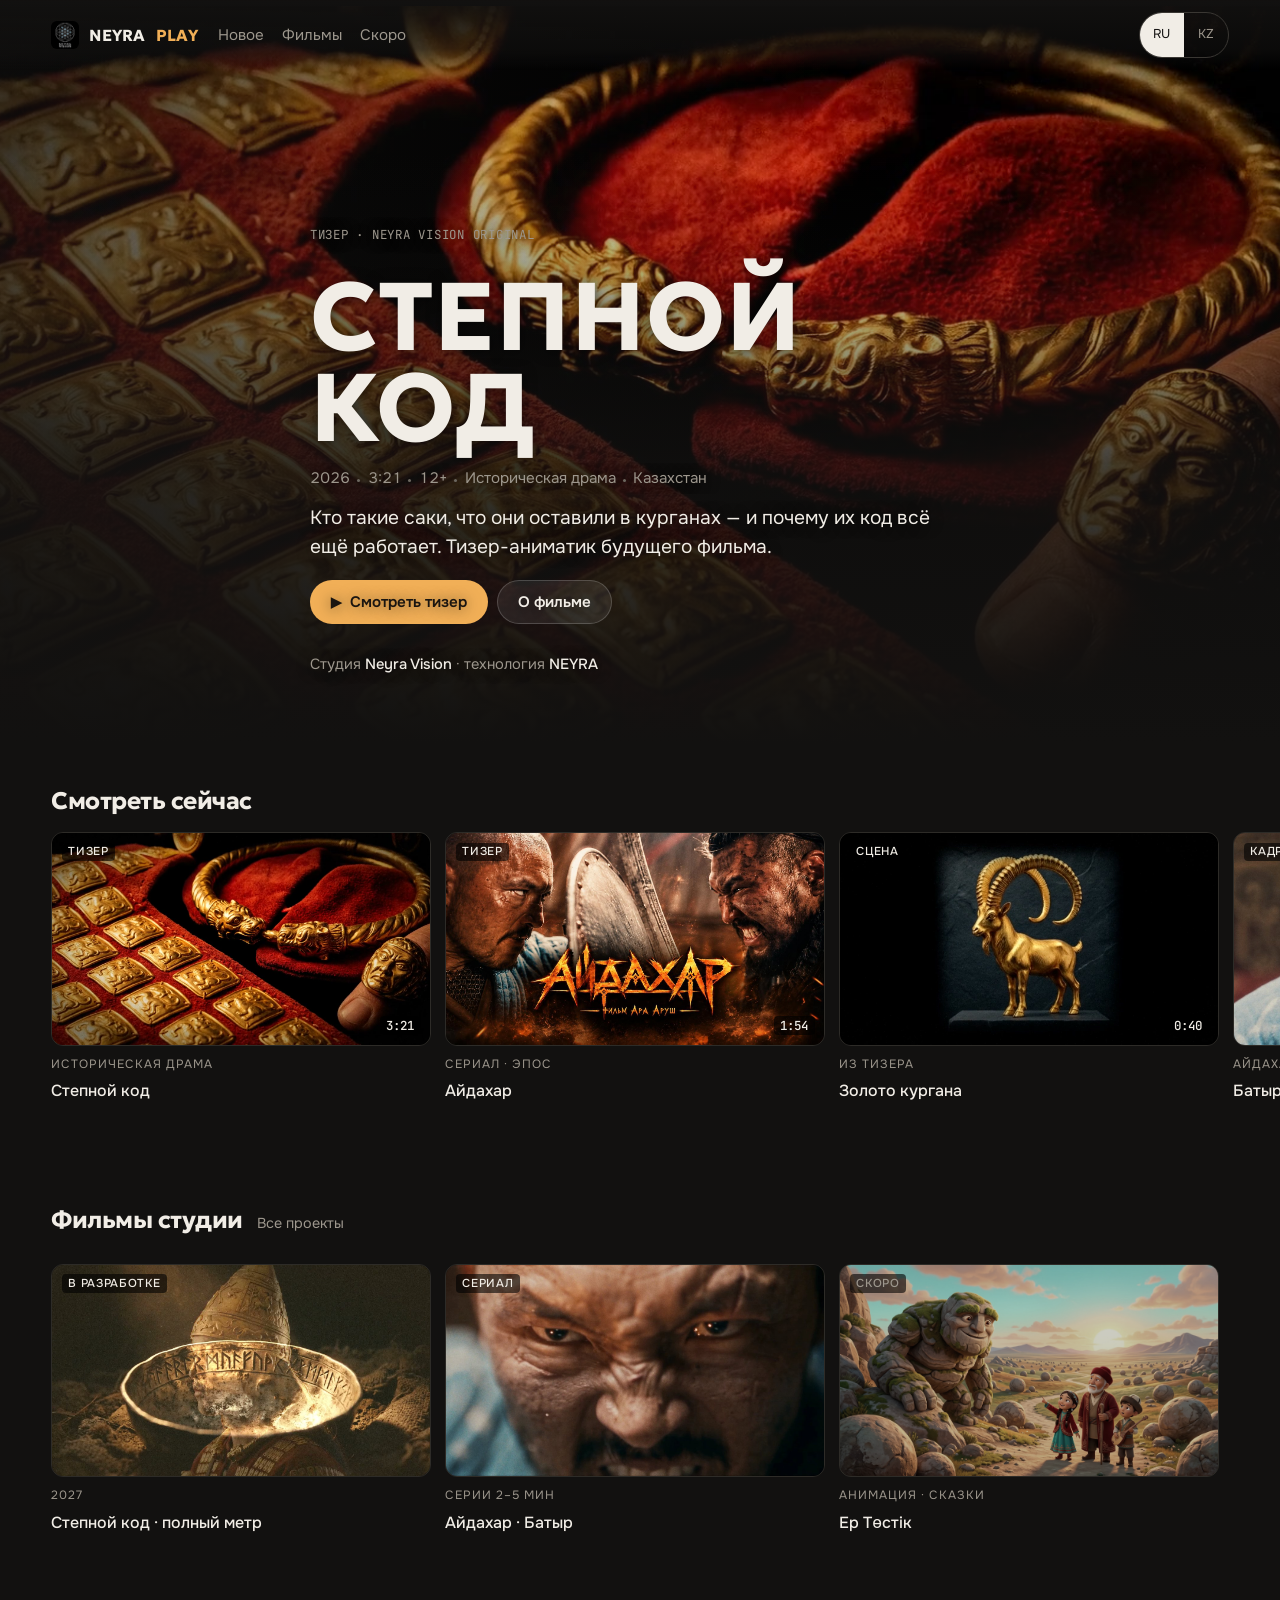
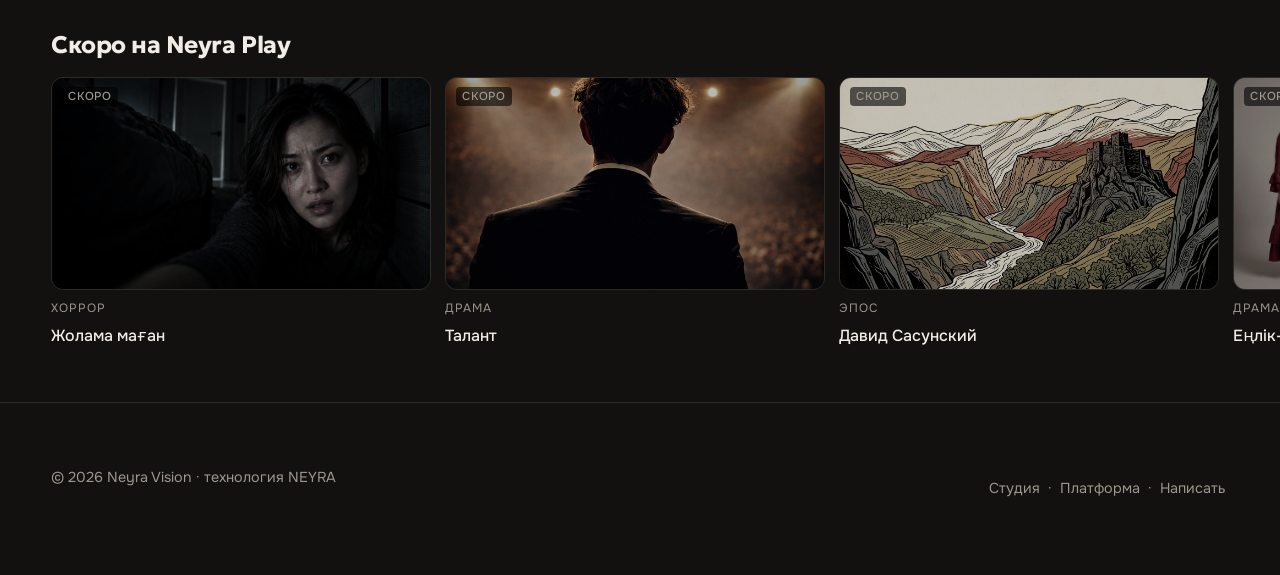
<file: index.html>
<!doctype html>
<html lang="ru">
<head>
<meta charset="utf-8">
<meta name="viewport" content="width=device-width, initial-scale=1">
<title>Neyra Play — кино студии Neyra Vision</title>
<meta name="description" content="Тизеры, сцены и фильмы Neyra Vision — смотреть онлайн. Казахстан, RU/KZ.">
<meta name="theme-color" content="#121110">
<meta property="og:title" content="Neyra Play"><meta property="og:description" content="Кино студии Neyra Vision — смотреть онлайн"><meta property="og:image" content="https://play.neyra.vision/media/stepnoy-kod/poster.jpg">
<link rel="icon" href="assets/favicon-64.png">
<link rel="preconnect" href="https://fonts.gstatic.com" crossorigin>
<link rel="stylesheet" href="assets/play.css">
</head>
<body>
<header class="top">
  <a class="top__logo" href="./"><img src="assets/logo-nv-512.png" alt="" width="28" height="28">NEYRA <span>PLAY</span></a>
  <nav><a href="#novoe" data-ru="Новое" data-kz="Жаңа">Новое</a><a href="#filmy" data-ru="Фильмы" data-kz="Фильмдер">Фильмы</a><a href="#skoro" data-ru="Скоро" data-kz="Жақында">Скоро</a></nav>
  <div class="top__right"><div class="lang" role="group" aria-label="Язык"><button data-l="ru" aria-pressed="true">RU</button><button data-l="kz" aria-pressed="false">KZ</button></div></div>
</header>

<section class="hero">
  <div class="hero__art" aria-hidden="true"><img src="media/stepnoy-kod/poster.jpg" width="1280" height="720" alt="" fetchpriority="high"></div>
  <div class="wrap hero__body">
    <p class="mono" data-ru="Тизер · Neyra Vision Original" data-kz="Тизер · Neyra Vision Original">Тизер · Neyra Vision Original</p>
    <h1 data-ru="Степной код" data-kz="Дала коды">Степной код</h1>
    <ul class="meta num"><li>2026</li><li>3:21</li><li>12+</li><li data-ru="Историческая драма" data-kz="Тарихи драма">Историческая драма</li><li data-ru="Казахстан" data-kz="Қазақстан">Казахстан</li></ul>
    <p class="logline" data-ru="Кто такие саки, что они оставили в курганах — и почему их код всё ещё работает. Тизер-аниматик будущего фильма." data-kz="Сақтар кім болған, қорғандарда не қалдырды — және олардың коды неге әлі жұмыс істейді. Болашақ фильмнің тизер-аниматигі.">Кто такие саки, что они оставили в курганах — и почему их код всё ещё работает. Тизер-аниматик будущего фильма.</p>
    <div class="actions"><a class="btn btn--main" href="t/stepnoy-kod/">▶ <span data-ru="Смотреть тизер" data-kz="Тизерді көру">Смотреть тизер</span></a><a class="btn btn--ghost" href="t/stepnoy-kod/#o-filme" data-ru="О фильме" data-kz="Фильм туралы">О фильме</a></div>
    <p class="credits-line"><span data-ru="Студия" data-kz="Студия">Студия</span> <b>Neyra Vision</b> · <span data-ru="технология" data-kz="технологиясы">технология</span> <b>NEYRA</b></p>
  </div>
</section>

<section class="row-section" id="novoe"><div class="wrap">
  <div class="row-head"><h2 data-ru="Смотреть сейчас" data-kz="Қазір көру">Смотреть сейчас</h2></div>
  <div class="row">
    <a class="card" href="t/stepnoy-kod/"><div class="card__frame"><img src="media/stepnoy-kod/poster.jpg" width="1280" height="720" alt="Степной код" loading="lazy"><span class="card__tag" data-ru="Тизер" data-kz="Тизер">Тизер</span><span class="card__dur">3:21</span><span class="card__play"><i>▶</i></span></div><span class="card__kind" data-ru="Историческая драма" data-kz="Тарихи драма">Историческая драма</span><span class="card__title" data-ru="Степной код" data-kz="Дала коды">Степной код</span></a>
    <a class="card" href="t/aidahar/"><div class="card__frame"><img src="media/aidahar/poster.jpg" width="1280" height="720" alt="Айдахар" loading="lazy"><span class="card__tag" data-ru="Тизер" data-kz="Тизер">Тизер</span><span class="card__dur">1:54</span><span class="card__play"><i>▶</i></span></div><span class="card__kind" data-ru="Сериал · эпос" data-kz="Сериал · эпос">Сериал · эпос</span><span class="card__title">Айдахар</span></a>
    <a class="card" href="t/stepnoy-kod/#kadry"><div class="card__frame"><img src="media/stepnoy-kod/kadr-2.jpg" width="1280" height="720" alt="" loading="lazy"><span class="card__tag" data-ru="Сцена" data-kz="Көрініс">Сцена</span><span class="card__dur">0:40</span><span class="card__play"><i>▶</i></span></div><span class="card__kind" data-ru="Из тизера" data-kz="Тизерден">Из тизера</span><span class="card__title" data-ru="Золото кургана" data-kz="Қорған алтыны">Курган на рассвете</span></a>
    <a class="card" href="t/aidahar/#kadry"><div class="card__frame"><img src="media/aidahar/s1-kadr-3.jpg" width="1280" height="720" alt="" loading="lazy"><span class="card__tag" data-ru="Кадр" data-kz="Кадр">Кадр</span><span class="card__play"><i>▶</i></span></div><span class="card__kind" data-ru="Айдахар · сцена 1" data-kz="Айдахар · 1-көрініс">Айдахар · сцена 1</span><span class="card__title" data-ru="Батыр у реки" data-kz="Өзен жағасындағы батыр">Батыр у реки</span></a>
  </div>
</div></section>

<section class="row-section" id="filmy"><div class="wrap">
  <div class="row-head"><h2 data-ru="Фильмы студии" data-kz="Студия фильмдері">Фильмы студии</h2><a href="#" data-ru="Все проекты" data-kz="Барлық жобалар">Все проекты</a></div>
  <div class="row">
    <a class="card" href="t/stepnoy-kod/"><div class="card__frame"><img src="media/stepnoy-kod/kadr-3.jpg" width="1280" height="720" alt="" loading="lazy"><span class="card__tag" data-ru="В разработке" data-kz="Әзірлеуде">В разработке</span></div><span class="card__kind">2027</span><span class="card__title" data-ru="Степной код · полный метр" data-kz="Дала коды · толық метр">Степной код · полный метр</span></a>
    <a class="card" href="t/aidahar/"><div class="card__frame"><img src="media/aidahar/s1-kadr-1.jpg" width="1280" height="720" alt="" loading="lazy"><span class="card__tag" data-ru="Сериал" data-kz="Сериал">Сериал</span></div><span class="card__kind" data-ru="Серии 2–5 мин" data-kz="2–5 мин сериялар">Серии 2–5 мин</span><span class="card__title" data-ru="Айдахар · Батыр" data-kz="Айдаһар · Батыр">Айдахар · Батыр</span></a>
    <a class="card card--soon" href="#"><div class="card__frame"><img src="media/skoro/er-tostik.jpg" width="1280" height="720" alt="" loading="lazy"><span class="card__tag card__tag--soon" data-ru="Скоро" data-kz="Жақында">Скоро</span></div><span class="card__kind" data-ru="Анимация · сказки" data-kz="Анимация · ертегілер">Анимация · сказки</span><span class="card__title">Ер Төстік</span></a>
  </div>
</div></section>

<section class="row-section" id="skoro"><div class="wrap">
  <div class="row-head"><h2 data-ru="Скоро на Neyra Play" data-kz="Жақында Neyra Play-де">Скоро на Neyra Play</h2></div>
  <div class="row">
    <a class="card card--soon" href="#"><div class="card__frame"><img src="media/skoro/zholama.jpg" width="1280" height="720" alt="" loading="lazy"><span class="card__tag card__tag--soon" data-ru="Скоро" data-kz="Жақында">Скоро</span></div><span class="card__kind" data-ru="Хоррор" data-kz="Хоррор">Хоррор</span><span class="card__title">Жолама маған</span></a>
    <a class="card card--soon" href="#"><div class="card__frame"><img src="media/skoro/talant.jpg" width="1280" height="720" alt="" loading="lazy"><span class="card__tag card__tag--soon" data-ru="Скоро" data-kz="Жақында">Скоро</span></div><span class="card__kind" data-ru="Драма" data-kz="Драма">Драма</span><span class="card__title" data-ru="Талант" data-kz="Талант">Талант</span></a>
    <a class="card card--soon" href="#"><div class="card__frame"><img src="media/skoro/david.jpg" width="1280" height="720" alt="" loading="lazy"><span class="card__tag card__tag--soon" data-ru="Скоро" data-kz="Жақында">Скоро</span></div><span class="card__kind" data-ru="Эпос" data-kz="Эпос">Эпос</span><span class="card__title" data-ru="Давид Сасунский" data-kz="Давид Сасунский">Давид Сасунский</span></a>
    <a class="card card--soon" href="#"><div class="card__frame"><img src="media/skoro/enlik.jpg" width="1280" height="720" alt="" loading="lazy"><span class="card__tag card__tag--soon" data-ru="Скоро" data-kz="Жақында">Скоро</span></div><span class="card__kind" data-ru="Драма · 2027" data-kz="Драма · 2027">Драма · 2027</span><span class="card__title">Еңлік-Кебек</span></a>
  </div>
</div></section>

<footer>
  <span>© 2026 Neyra Vision · <span data-ru="технология" data-kz="технологиясы">технология</span> NEYRA</span>
  <span><a href="https://neyra.vision/" data-ru="Студия" data-kz="Студия">Студия</a> · <a href="https://studio.neyra.vision/" data-ru="Платформа" data-kz="Платформа">Платформа</a> · <a href="mailto:colibrigroupid@gmail.com" data-ru="Написать" data-kz="Жазу">Написать</a></span>
</footer>
<div class="sticky-cta"><a class="btn btn--main" href="t/stepnoy-kod/">▶ <span data-ru="Смотреть тизер" data-kz="Тизерді көру">Смотреть тизер</span></a></div>
<script src="assets/play.js" defer></script>
</body>
</html>
</file>
<file: assets/play.css>
/* play.neyra.vision · токены и вёрстка · 13.10.2026 */
@import url('https://fonts.googleapis.com/css2?family=Geologica:wght@500;700&family=Onest:wght@400;500;600&family=JetBrains+Mono:wght@400;500&display=swap');
:root{
  --bg:#121110; --bg-2:#1a1917; --surface:#201f1c; --line:#2d2b27; --line-strong:#3a3733;
  --text:#f1ede6; --muted:#9d978d; --dim:#6c675f;
  --accent:oklch(0.80 0.13 72); --accent-ink:#1a1510;
  --disp:Geologica,Onest,sans-serif; --body:Onest,system-ui,sans-serif; --mono:"JetBrains Mono",ui-monospace,monospace;
  --ease:cubic-bezier(0.16,1,0.3,1); --gutter:clamp(1rem,4vw,3.5rem); --r:12px;
  color-scheme:dark;
}
*{ box-sizing:border-box }
html{ scroll-behavior:smooth } @media (pointer:fine){ html{ overscroll-behavior:none } }
body{ margin:0; background:var(--bg); color:var(--text); font:400 16px/1.5 var(--body); -webkit-font-smoothing:antialiased }
a{ color:inherit; text-decoration:none }
img,video{ display:block; max-width:100% }
h1,h2,h3{ margin:0; font-family:var(--disp); letter-spacing:-0.02em; line-height:1.05; text-wrap:balance }
.wrap{ width:min(100% - 2*var(--gutter),1440px); margin-inline:auto }
.mono{ font-family:var(--mono); font-size:.78rem; letter-spacing:.06em; text-transform:uppercase; color:var(--muted) }
.num{ font-variant-numeric:tabular-nums }
::selection{ background:var(--accent); color:var(--accent-ink) }
:focus-visible{ outline:2px solid var(--accent); outline-offset:3px }

/* шапка */
.top{ position:sticky; top:0; z-index:30; display:flex; align-items:center; gap:20px; padding:12px var(--gutter); background:linear-gradient(to bottom,rgba(18,17,16,.95),rgba(18,17,16,.6) 70%,transparent); }
.top__logo{ display:flex; align-items:center; gap:10px; min-height:44px; font:700 1rem var(--disp); letter-spacing:.02em }
.top__logo img{ width:28px; height:28px; border-radius:6px }
.top__logo span{ color:var(--accent) }
.top nav{ display:flex; gap:18px; font-size:.95rem; color:var(--muted) } .top nav a:hover{ color:var(--text) }
.top__right{ margin-left:auto; display:flex; gap:10px; align-items:center }
.lang{ display:flex; border:1px solid var(--line-strong); border-radius:999px; overflow:hidden; font-size:.8rem }
.lang button{ all:unset; cursor:pointer; min-width:44px; min-height:44px; display:grid; place-items:center; color:var(--muted) } .lang button[aria-pressed=true]{ background:var(--text); color:var(--bg) }
@media (max-width:700px){ .top nav{ display:none } }

/* кнопки */
.btn{ display:inline-flex; align-items:center; gap:.5em; min-height:44px; padding:.6em 1.3em; border-radius:999px; border:1px solid transparent; font:600 .95rem var(--body); cursor:pointer; transition:transform .2s var(--ease),background .2s }
.btn:active{ transform:scale(.97) }
.btn--main{ background:var(--accent); color:var(--accent-ink) }
.btn--ghost{ background:rgba(255,255,255,.08); color:var(--text); border-color:rgba(255,255,255,.18) }
.btn--ghost:hover{ background:rgba(255,255,255,.14) }

/* первый экран тайтла */
.hero{ position:relative; min-height:82svh; display:grid; align-content:end; overflow:hidden; margin-top:-64px }
.hero__art{ position:absolute; inset:0 } .hero__art img,.hero__art video{ width:100%; height:100%; object-fit:cover; object-position:center 30% }
.hero__art::after{ content:""; position:absolute; inset:0; background:linear-gradient(to top,var(--bg) 0%,color-mix(in oklch,var(--bg) 78%,transparent) 38%,color-mix(in oklch,var(--bg) 25%,transparent) 62%,transparent 80%),linear-gradient(to right,color-mix(in oklch,var(--bg) 65%,transparent),transparent 65%) }
.hero__body{ position:relative; text-shadow:0 1px 14px rgba(0,0,0,.55); padding-block:0 clamp(2rem,6vh,4rem); display:grid; gap:14px; max-width:60ch }
.hero h1{ font-size:clamp(2.6rem,1.4rem + 6vw,6rem); font-weight:700; text-transform:uppercase; letter-spacing:.01em; line-height:.95 }
.meta{ display:flex; flex-wrap:wrap; list-style:none; margin:0; padding:0; color:var(--muted); font-size:.95rem }
/* точка-разделитель у начала строки уходит в обрезанное поле слева — при переносе строка не начинается с точки */
.meta{ row-gap:.2rem; margin-left:-1.1rem; clip-path:inset(-4px 0 -4px 1.1rem) } .meta li{ white-space:nowrap; position:relative; padding-left:1.1rem } .meta li::before{ content:""; position:absolute; left:.42rem; top:50%; width:3px; height:3px; border-radius:50%; background:var(--dim) }
.logline{ margin:0; font-size:clamp(1rem,.95rem + .35vw,1.2rem); max-width:52ch; text-wrap:pretty }
.actions{ display:flex; flex-wrap:wrap; gap:.6rem; margin-top:.3rem }
.credits-line{ color:var(--muted); font-size:.92rem } .credits-line b{ color:var(--text); font-weight:500 }

/* ряды */
section.row-section{ padding-block:clamp(1.6rem,4vw,2.8rem) }
.row-head{ display:flex; align-items:baseline; gap:14px; margin-bottom:14px }
.row-head h2{ font-size:clamp(1.15rem,1rem + .8vw,1.5rem) } .row-head a{ color:var(--muted); font-size:.9rem; min-height:44px; display:inline-flex; align-items:center }
.row{ display:grid; grid-auto-flow:column; grid-auto-columns:min(74vw,380px); gap:14px; overflow-x:auto; scroll-snap-type:x mandatory; scroll-padding-inline:var(--gutter); padding:4px var(--gutter) 10px; margin-inline:calc(-1*var(--gutter)); scrollbar-width:none }
.row::-webkit-scrollbar{ display:none }
.row>*{ scroll-snap-align:start }
.card{ display:grid; gap:.55rem; color:inherit }
.card__frame{ position:relative; aspect-ratio:16/9; background:var(--surface); border-radius:var(--r); overflow:hidden; border:1px solid var(--line) }
.card__frame img{ width:100%; height:100%; object-fit:cover; transition:transform .7s var(--ease) }
.card:hover .card__frame img{ transform:scale(1.04) }
.card__tag{ position:absolute; left:.6rem; top:.6rem; padding:.15em .55em; border-radius:4px; background:rgba(0,0,0,.6); font:500 .72rem var(--body); letter-spacing:.06em; text-transform:uppercase }
.card__tag--soon{ background:rgba(0,0,0,.6); color:var(--muted) }
.card__dur{ position:absolute; right:.6rem; bottom:.6rem; padding:.1em .5em; border-radius:4px; background:rgba(0,0,0,.65); font:500 .78rem var(--mono) }
.card__play{ position:absolute; inset:0; display:grid; place-items:center; opacity:0; transition:opacity .3s } .card:hover .card__play{ opacity:1 }
.card__play i{ width:52px; height:52px; border-radius:50%; background:rgba(255,255,255,.92); display:grid; place-items:center; color:#000; font-style:normal }
.card__kind{ font-size:.75rem; letter-spacing:.08em; text-transform:uppercase; color:var(--muted) }
.card__title{ font-weight:500; line-height:1.3 }
.card--soon .card__frame img{ filter:saturate(.6) brightness(.8) }

/* карта проекта / факты */
.facts{ display:grid; grid-template-columns:repeat(auto-fit,minmax(200px,1fr)); gap:1rem 2rem; margin:0 }
.facts div{ border-top:1px solid var(--line); padding-top:.6rem }
.facts dt{ font-size:.72rem; letter-spacing:.08em; text-transform:uppercase; color:var(--muted); margin-bottom:.25rem } .facts dd{ margin:0 }

/* плеер */
.player{ position:relative; aspect-ratio:16/9; background:#000; border-radius:var(--r); overflow:hidden; border:1px solid var(--line) }
.player video{ width:100%; height:100%; background:#000 }
.player__ui{ position:absolute; left:0; right:0; bottom:0; padding:28px 16px 14px; display:grid; gap:8px; background:linear-gradient(to top,rgba(0,0,0,.75),transparent); opacity:0; transition:opacity .3s }
.player:hover .player__ui,.player:focus-within .player__ui,.player.paused .player__ui{ opacity:1 }
.player__bar{ position:relative; height:4px; background:rgba(255,255,255,.25); border-radius:2px; cursor:pointer }
.player__bar i{ position:absolute; left:0; top:0; bottom:0; width:0; background:var(--accent); border-radius:2px }
.player__ctl{ display:flex; align-items:center; gap:10px; font-size:.85rem }
.player__ctl button{ all:unset; cursor:pointer; padding:6px 8px; border-radius:6px } .player__ctl button:hover{ background:rgba(255,255,255,.12) }
.player__ctl .time{ font-family:var(--mono); color:var(--muted) } .player__ctl .sp{ flex:1 }
.player__bar:focus-visible{ outline:2px solid var(--accent); outline-offset:4px }
.player__bar{ height:6px; touch-action:none } .player__bar::before{ content:""; position:absolute; inset:-10px 0 }
.player__ctl button{ min-width:40px; min-height:40px; display:grid; place-items:center } .player__ctl svg{ width:22px; height:22px; fill:currentColor }
.player__msg{ display:none; position:absolute; inset:0; place-items:center; text-align:center; padding:24px; background:rgba(0,0,0,.6); font-size:1rem }
.player.failed .player__msg{ display:grid } .player.failed .player__big,.player.failed .player__ui{ display:none }
.title-hero{ min-height:72svh }
.player__big{ position:absolute; inset:0; display:grid; place-items:center; cursor:pointer } .player__big i{ width:84px; height:84px; border-radius:50%; background:rgba(255,255,255,.92); display:grid; place-items:center; font-style:normal; font-size:1.6rem; color:#000; padding-left:6px }
.player.playing .player__big{ display:none }

/* подвал */
footer a{ display:inline-flex; align-items:center; min-height:44px; padding-inline:4px }
footer{ padding:clamp(2rem,6vw,4rem) var(--gutter); color:var(--muted); font-size:.9rem; border-top:1px solid var(--line); display:flex; flex-wrap:wrap; gap:1rem 2rem; justify-content:space-between }
.sticky-cta{ display:none }
@media (max-width:700px){
  .hero{ min-height:92svh } .hero__body{ padding-bottom:5rem }
  .sticky-cta{ display:flex; position:fixed; transform:translateY(110%); transition:transform .35s var(--ease); left:0; right:0; bottom:0; z-index:40; padding:10px var(--gutter) calc(10px + env(safe-area-inset-bottom)); background:linear-gradient(to top,var(--bg) 60%,transparent); justify-content:center }
  .sticky-cta .btn{ width:100% ; justify-content:center }
  .sticky-cta.on{ transform:none }
}
@media (prefers-reduced-motion:reduce){ .card__frame img,.btn{ transition:none } html{ scroll-behavior:auto } }
</file>
